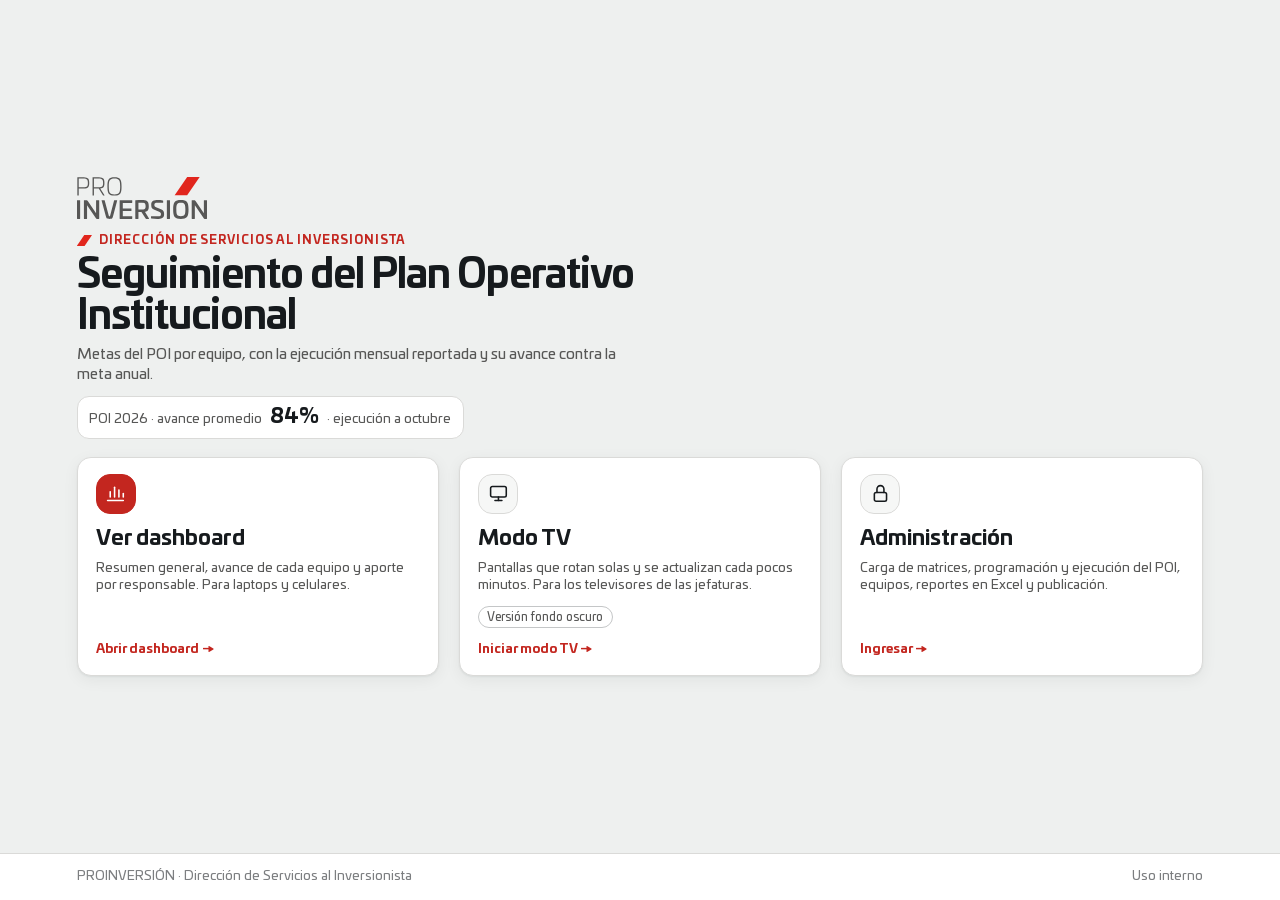
<file: index.html>
<!doctype html>
<html lang="es">
<head>
<meta charset="utf-8">
<meta name="viewport" content="width=device-width, initial-scale=1">
<meta name="robots" content="noindex, nofollow">
<title>Seguimiento POI · DSI</title>
<link rel="stylesheet" href="css/dsi.css">
<script>
  // Compatibilidad: enlaces antiguos "index.html?modo=tv" van directo al monitor.
  (function () {
    var q = new URLSearchParams(location.search);
    if (q.get('modo')) location.replace('monitor.html' + location.search + location.hash);
    var t = q.get('tema') || (matchMedia('(prefers-color-scheme: dark)').matches ? 'oscuro' : 'claro');
    document.documentElement.setAttribute('data-tema', t);
  })();
</script>
<style>
  body.portada { min-height: 100vh; display: flex; flex-direction: column; overflow-x: hidden; }
  .portada .escena { position: relative; flex: 1; display: grid; align-content: safe center; gap: clamp(20px, min(3vw, 4vh), 56px); padding: clamp(24px, min(4vw, 6vh), 80px) clamp(16px, 6vw, 120px); }
  .portada .intro { position: relative; z-index: 1; max-width: 62ch; animation: aparecer .7s cubic-bezier(.2,.8,.2,1) both; }
  .portada .logo-grande { height: clamp(44px, min(4.6vw, 8vh), 96px); display: block; margin-bottom: clamp(18px, min(2vw, 3vh), 40px); }
  .portada .logo-grande.osc { display: none; }
  :root[data-tema="oscuro"] .portada .logo-grande.cla { display: none; }
  :root[data-tema="oscuro"] .portada .logo-grande.osc { display: block; }
  /* Accent con la geometría exacta del logotipo (vector oficial): paralelogramo de 55,75°, medidas del trazo del .ai. */
  .portada .acento { display: inline-block; height: .95em; aspect-ratio: 132.66 / 97.04; background: var(--rojo); clip-path: polygon(50.05% 0, 100% 0, 49.95% 100%, 0 100%); vertical-align: -.12em; margin-right: .55em; }
  .portada .eyebrow { color: var(--rojo-texto); font-weight: 700; letter-spacing: .08em; text-transform: uppercase; font-size: clamp(12px, .9vw, 18px); }
  :root[data-tema="oscuro"] .portada .eyebrow { color: #FF6B63; }
  .portada h1 { margin: .2em 0 .25em; font-size: clamp(32px, min(4.2vw, 6.5vh), 88px); line-height: 1.02; letter-spacing: -.025em; }
  .portada .lead { color: var(--tinta-2); font-size: clamp(15px, 1.25vw, 26px); margin: 0; }
  .portada .dato { display: inline-flex; gap: .6em; align-items: baseline; margin-top: clamp(14px, 1.6vw, 30px); padding: .5em .9em; border-radius: 12px; background: var(--superficie); border: 1px solid var(--linea); font-size: clamp(13px, 1vw, 20px); color: var(--tinta-2); }
  .portada .dato b { font-size: 1.6em; color: var(--tinta); }
  .portada .opciones { position: relative; z-index: 1; display: grid; grid-template-columns: repeat(auto-fit, minmax(min(100%, 280px), 1fr)); gap: clamp(14px, 1.6vw, 32px); max-width: 1400px; }
  .portada .opcion { animation: aparecer .6s cubic-bezier(.2,.8,.2,1) both; animation-delay: var(--d, 0ms); }
  .portada .opcion { position: relative; display: flex; flex-direction: column; gap: .5em; text-decoration: none; color: inherit; padding: clamp(18px, min(1.8vw, 3vh), 36px); overflow: hidden; transition: transform .25s, box-shadow .25s, border-color .25s; }
  .portada .opcion:hover, .portada .opcion:focus-visible { transform: translateY(-4px); border-color: var(--linea-2); box-shadow: 0 10px 30px rgba(22,26,29,.12); outline: none; }
  .portada .opcion::after { content: ""; position: absolute; top: -20%; bottom: -20%; left: 0; width: 25%; background: linear-gradient(90deg, transparent, rgba(255,255,255,.5), transparent); transform: translateX(-140%) skewX(-34.25deg); transition: transform .8s; pointer-events: none; }
  :root[data-tema="oscuro"] .portada .opcion::after { background: linear-gradient(90deg, transparent, rgba(255,255,255,.08), transparent); }
  .portada .opcion:hover::after { transform: translateX(480%) skewX(-34.25deg); }
  .portada .icono { width: clamp(44px, 3.4vw, 68px); height: clamp(44px, 3.4vw, 68px); border-radius: 14px; display: grid; place-items: center; background: var(--superficie-2); border: 1px solid var(--linea); margin-bottom: .4em; }
  .portada .icono svg { width: 55%; height: 55%; stroke: var(--tinta); fill: none; stroke-width: 1.8; stroke-linecap: round; stroke-linejoin: round; }
  .portada .opcion.prim .icono { background: var(--rojo-texto); border-color: var(--rojo-texto); }
  .portada .opcion.prim .icono svg { stroke: #fff; }
  .portada .opcion h2 { margin: 0; font-size: clamp(20px, 1.7vw, 36px); }
  .portada .opcion p { margin: 0; color: var(--tinta-2); font-size: clamp(13px, 1vw, 20px); }
  .portada .opcion .ir { margin-top: auto; padding-top: .8em; font-weight: 700; color: var(--rojo-texto); font-size: clamp(13px, 1vw, 20px); }
  :root[data-tema="oscuro"] .portada .opcion .ir { color: #FF6B63; }
  .portada .ir.estirado { text-decoration: none; }
  .portada .ir.estirado::before { content: ""; position: absolute; inset: 0; z-index: 1; }
  .portada .opcion:has(.estirado:hover), .portada .opcion:has(.estirado:focus-visible) { transform: translateY(-4px); border-color: var(--linea-2); box-shadow: 0 10px 30px rgba(22,26,29,.12); }
  .portada .extra { display: flex; gap: .5em; flex-wrap: wrap; margin-top: .3em; }
  .portada .extra a { font-size: clamp(12px, .85vw, 17px); color: var(--tinta-2); border: 1px solid var(--linea-2); border-radius: 999px; padding: .15em .7em; text-decoration: none; position: relative; z-index: 2; }
  .portada .extra a:hover { color: var(--tinta); border-color: var(--tinta-3); }
  .portada footer { padding: 14px clamp(16px, 6vw, 120px); color: var(--tinta-3); font-size: 13px; border-top: 1px solid var(--linea); background: var(--superficie); display: flex; justify-content: space-between; gap: 1em; flex-wrap: wrap; }
  /* Pantallas bajas (laptops, navegador con barras): todo entra sin desplazarse */
  @media (max-height: 960px) and (min-width: 701px) {
    .portada .escena { padding-block: 22px; gap: 18px; }
    .portada .logo-grande { height: 42px; margin-bottom: 12px; }
    .portada h1 { font-size: clamp(28px, 3.1vw, 54px); margin: .15em 0 .2em; }
    .portada .lead { font-size: 15px; }
    .portada .dato { margin-top: 10px; }
    .portada .opcion { padding: 16px 18px; }
    .portada .icono { width: 40px; height: 40px; margin-bottom: .2em; }
    .portada .opcion .ir { padding-top: .5em; }
  }
</style>
</head>
<body class="portada">
<section class="escena">
  <div class="intro">
    <img class="logo-grande cla" src="img/logo-proinversion.svg" alt="PROINVERSIÓN">
    <img class="logo-grande osc" src="img/logo-proinversion-blanco.svg" alt="PROINVERSIÓN">
    <span class="eyebrow"><span class="acento" aria-hidden="true"></span>Dirección de Servicios al Inversionista</span>
    <h1>Seguimiento del Plan Operativo Institucional</h1>
    <p class="lead">Metas del POI por equipo, con la ejecución mensual reportada y su avance contra la meta anual.</p>
    <span class="dato" id="dato" hidden></span>
  </div>

  <nav class="opciones" aria-label="Accesos">
    <a class="tarjeta opcion prim" href="monitor.html" style="--d:100ms">
      <span class="icono"><svg viewBox="0 0 24 24" aria-hidden="true"><path d="M3 20h18"/><path d="M6 16V10"/><path d="M11 16V5"/><path d="M16 16v-8"/><path d="M21 16v-4"/></svg></span>
      <h2>Ver dashboard</h2>
      <p>Resumen general, avance de cada equipo y aporte por responsable. Para laptops y celulares.</p>
      <span class="ir">Abrir dashboard →</span>
    </a>
    <div class="tarjeta opcion" style="--d:180ms">
      <span class="icono"><svg viewBox="0 0 24 24" aria-hidden="true"><rect x="3" y="4" width="18" height="12" rx="2"/><path d="M8 20h8"/><path d="M12 16v4"/></svg></span>
      <h2>Modo TV</h2>
      <p>Pantallas que rotan solas y se actualizan cada pocos minutos. Para los televisores de las jefaturas.</p>
      <span class="extra"><a href="monitor.html?modo=tv&amp;tema=oscuro">Versión fondo oscuro</a></span>
      <a class="ir estirado" href="monitor.html?modo=tv">Iniciar modo TV →</a>
    </div>
    <a class="tarjeta opcion" href="admin.html" style="--d:260ms">
      <span class="icono"><svg viewBox="0 0 24 24" aria-hidden="true"><rect x="5" y="11" width="14" height="10" rx="2"/><path d="M8 11V7a4 4 0 0 1 8 0v4"/></svg></span>
      <h2>Administración</h2>
      <p>Carga de matrices, programación y ejecución del POI, equipos, reportes en Excel y publicación.</p>
      <span class="ir">Ingresar →</span>
    </a>
  </nav>
</section>
<footer>
  <span>PROINVERSIÓN · Dirección de Servicios al Inversionista</span>
  <span>Uso interno</span>
</footer>
<script src="js/nucleo.js"></script>
<script>
  (async function () {
    try {
      const D = window.DSI;
      const cfg = await D.cargarConfig();
      const datos = await D.cargarAnio(cfg.anioMonitor || cfg.anios[cfg.anios.length - 1]);
      const g = D.resumenGeneral(datos);
      const el = document.getElementById('dato');
      el.innerHTML = 'POI ' + datos.anio + ' · avance promedio <b class="num">' + D.fmtPct(g.avance) + '</b> · ejecución a ' + D.MESES[(datos.corte || 12) - 1].toLowerCase();
      el.hidden = false;
    } catch (e) { /* la portada funciona sin datos */ }
  })();
</script>
</body>
</html>
</file>
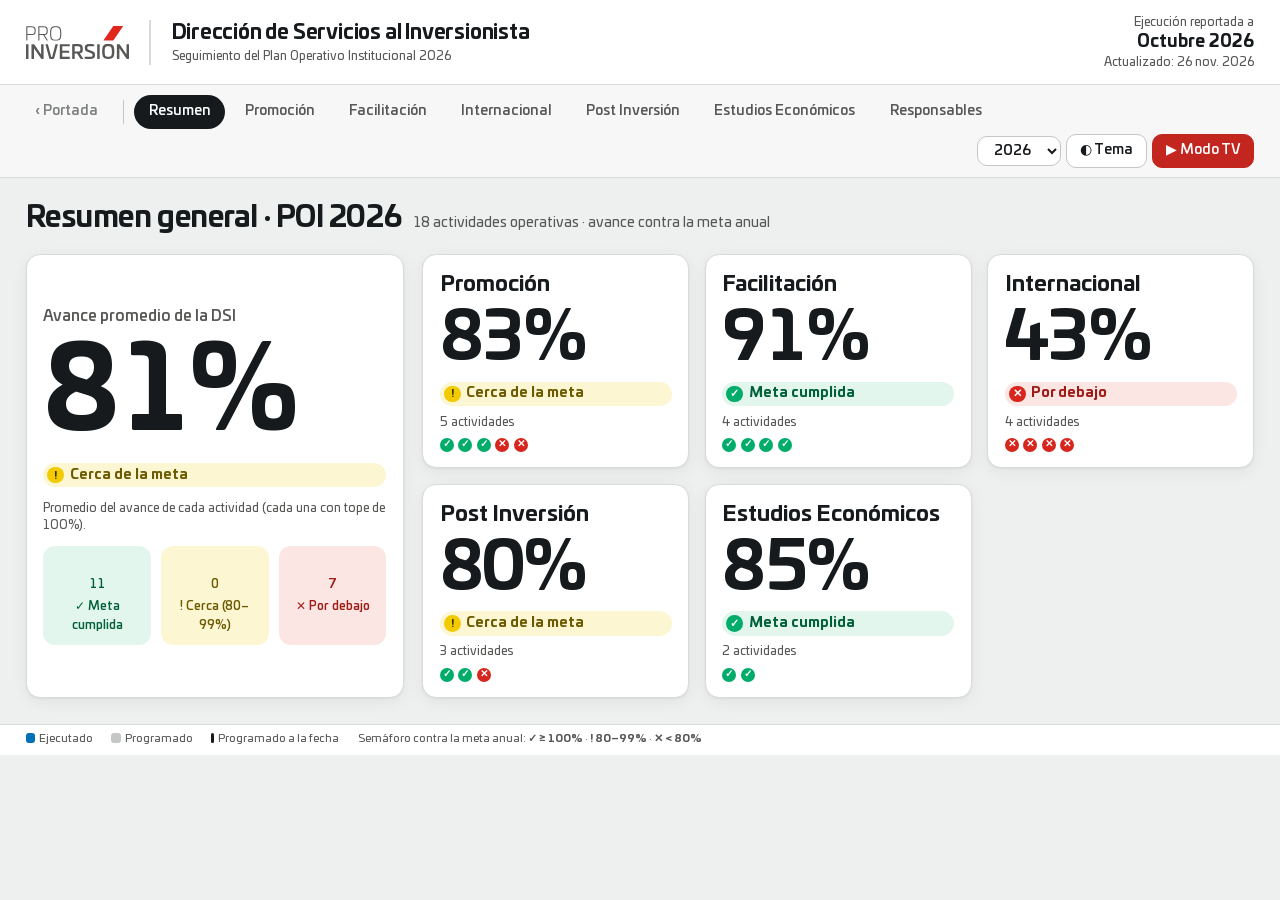
<file: monitor.html>
<!doctype html>
<html lang="es">
<head>
<meta charset="utf-8">
<meta name="viewport" content="width=device-width, initial-scale=1">
<meta name="robots" content="noindex, nofollow">
<title>Seguimiento POI · DSI</title>
<link rel="stylesheet" href="css/dsi.css">
<script>
  // tema: ?tema=oscuro|claro, si no, el del sistema
  (function () {
    var q = new URLSearchParams(location.search).get('tema');
    var t = q || (matchMedia('(prefers-color-scheme: dark)').matches ? 'oscuro' : 'claro');
    document.documentElement.setAttribute('data-tema', t);
  })();
</script>
</head>
<body>
<header class="cab">
  <a class="logo-link" href="./" title="Ir a la portada"><img class="logo logo-claro" src="img/logo-proinversion.svg" alt="PROINVERSIÓN · ir a la portada">
  <img class="logo logo-oscuro" src="img/logo-proinversion-blanco.svg" alt="PROINVERSIÓN · ir a la portada"></a>
  <div class="titulo">
    <h1>Dirección de Servicios al Inversionista</h1>
    <p id="subtitulo">Seguimiento del Plan Operativo Institucional</p>
  </div>
  <div class="corte" id="corte"></div>
</header>

<nav class="nav" id="nav" aria-label="Pantallas">
  <a class="tab volver" href="./">‹ Portada</a><span class="sep" aria-hidden="true"></span>
  <div id="tabs" style="display:contents"></div>
  <div class="der">
    <select id="selAnio" class="btn" aria-label="Año del POI"></select>
    <button class="btn" id="btnTema" title="Cambiar tema claro / oscuro">◐ Tema</button>
    <button class="btn prim" id="btnTV" title="Pantalla completa con rotación automática">▶ Modo TV</button>
  </div>
</nav>

<main id="main"><div class="vacio">Cargando datos…</div></main>

<footer class="pie" id="pie">
  <span class="leyenda">
    <span><span class="sw e"></span>Ejecutado</span>
    <span><span class="sw p"></span>Programado</span>
    <span><span class="sw m"></span>Programado a la fecha</span>
  </span>
  <span>Semáforo contra la meta anual: <b>✓ ≥ 100%</b> · <b>! 80–99%</b> · <b>✕ &lt; 80%</b></span>
  <span class="pags" id="pags"></span>
</footer>
<div class="progreso-rot" id="progresoRot"></div>

<dialog class="detalle" id="detalle"><div class="cuerpo" id="detalleCuerpo"></div></dialog>

<script src="js/nucleo.js"></script>
<script src="js/monitor.js"></script>
</body>
</html>
</file>
<file: css/dsi.css>
/* ============================================================
   Dashboard POI · DSI PROINVERSIÓN — estilos
   Marca: Manual de Identidad PROINVERSIÓN (Univia Pro, rojo #E1261D / #C3261F,
   gris #575756 / #9FA1A2, accent a 55,75°).
   Tamaños en función del ancho de pantalla para lectura a distancia (TV).
   ============================================================ */
@font-face { font-family: "Univia Pro"; src: url("../fonts/UniviaPro-Book.ttf") format("truetype"); font-weight: 300; font-display: swap; }
@font-face { font-family: "Univia Pro"; src: url("../fonts/UniviaPro-Regular.ttf") format("truetype"); font-weight: 400; font-display: swap; }
@font-face { font-family: "Univia Pro"; src: url("../fonts/UniviaPro-Medium.ttf") format("truetype"); font-weight: 500; font-display: swap; }
@font-face { font-family: "Univia Pro"; src: url("../fonts/UniviaPro-Bold.ttf") format("truetype"); font-weight: 700; font-display: swap; }

:root {
  --rojo: #E1261D;            /* accent del logotipo */
  --rojo-texto: #C3261F;      /* Pantone 485: textos y botones */
  --fondo: #EEF0EF;
  --superficie: #FFFFFF;
  --superficie-2: #F6F7F6;
  --tinta: #161A1D;
  --tinta-2: #575756;
  --tinta-3: #7C7E80;
  --linea: #DADAD8;
  --linea-2: #C4C6C7;
  /* series de los gráficos mensuales */
  --serie-ejec: #0070B7;      /* azul complementario de la marca */
  --serie-prog: #C4C6C7;
  /* estado (semáforo) — reservados, siempre con icono + texto */
  --ok: #00AC69;      --ok-fondo: #E3F6EE;   --ok-tinta: #00603A;
  --alerta: #F1CB00;  --alerta-fondo: #FDF6D3; --alerta-tinta: #6B5A00;
  --mal: #D7261E;     --mal-fondo: #FBE6E4;  --mal-tinta: #9E1C16;
  --nd: #9FA1A2;      --nd-fondo: #EEEFEF;   --nd-tinta: #575756;
  --sombra: 0 1px 2px rgba(22,26,29,.06), 0 4px 16px rgba(22,26,29,.06);
  --radio: 14px;
  --fuente: "Univia Pro", Poppins, "Helvetica Neue", "Segoe UI", Arial, sans-serif;
  color-scheme: light;
}
:root[data-tema="oscuro"] {
  --fondo: #0F1214;
  --superficie: #181C1F;
  --superficie-2: #1F2427;
  --tinta: #F3F4F4;
  --tinta-2: #C9CBCC;
  --tinta-3: #9A9D9F;
  --linea: #2C3236;
  --linea-2: #3A4146;
  --serie-ejec: #4FA3E0;
  --serie-prog: #4A5257;
  --ok: #2CC58A;     --ok-fondo: #12342A;   --ok-tinta: #8BE6C2;
  --alerta: #F1CB00; --alerta-fondo: #3A3310; --alerta-tinta: #F6DE62;
  --mal: #F0524A;    --mal-fondo: #3E1A18;  --mal-tinta: #FFB3AE;
  --nd: #6D7275;     --nd-fondo: #24292C;   --nd-tinta: #C9CBCC;
  --sombra: 0 1px 2px rgba(0,0,0,.3), 0 4px 16px rgba(0,0,0,.25);
  color-scheme: dark;
}

* { box-sizing: border-box; }
html, body { margin: 0; height: 100%; }
body {
  background: var(--fondo); color: var(--tinta); font-family: var(--fuente);
  font-size: clamp(14px, 1.05vw, 22px); line-height: 1.35;
  -webkit-font-smoothing: antialiased;
}
button, input, select, textarea { font: inherit; color: inherit; }
.num { font-variant-numeric: tabular-nums; }
.oculto { display: none !important; }

/* ---------------- cabecera ---------------- */
.cab {
  position: relative; display: flex; align-items: center; gap: 1.6vw;
  padding: 1.1vw 2vw; background: var(--superficie); border-bottom: 1px solid var(--linea);
  overflow: hidden;
}
.cab .logo { height: clamp(28px, 2.6vw, 56px); width: auto; display: block; }
.cab .logo-oscuro { display: none; }
:root[data-tema="oscuro"] .cab .logo-claro { display: none; }
:root[data-tema="oscuro"] .cab .logo-oscuro { display: block; }
.cab .titulo { border-left: 2px solid var(--linea); padding-left: 1.6vw; }
.cab .titulo h1 { margin: 0; font-size: clamp(18px, 1.6vw, 36px); font-weight: 700; letter-spacing: -.01em; }
.cab .titulo p { margin: .1em 0 0; color: var(--tinta-2); font-size: clamp(12px, .95vw, 20px); }
.cab .corte {
  margin-left: auto; text-align: right; color: var(--tinta-2);
  font-size: clamp(12px, .95vw, 20px);
}
.cab .corte b { display: block; color: var(--tinta); font-size: clamp(16px, 1.35vw, 30px); }

/* ---------------- navegación (modo laptop) ---------------- */
.nav {
  display: flex; gap: .4em; align-items: center; flex-wrap: wrap;
  padding: .7em 2vw; background: var(--superficie-2); border-bottom: 1px solid var(--linea);
}
.nav .tab {
  border: 1px solid transparent; background: none; padding: .45em .95em; border-radius: 999px;
  cursor: pointer; color: var(--tinta-2); font-weight: 500;
}
.nav .tab:hover { background: var(--superficie); border-color: var(--linea); }
.nav .tab[aria-selected="true"] { background: var(--tinta); color: var(--superficie); }
.nav .der { margin-left: auto; display: flex; gap: .4em; align-items: center; }
.btn {
  border: 1px solid var(--linea-2); background: var(--superficie); padding: .45em .9em; border-radius: 10px;
  cursor: pointer; font-weight: 500; display: inline-flex; gap: .4em; align-items: center;
}
.btn:hover { border-color: var(--tinta-3); }
.btn.prim { background: var(--rojo-texto); border-color: var(--rojo-texto); color: #fff; }
.btn.prim:hover { background: #A61F19; }
.btn.chico { padding: .25em .6em; font-size: .85em; }
.btn:disabled { opacity: .5; cursor: default; }

/* ---------------- contenido ---------------- */
main { padding: 1.6vw 2vw 2vw; }
.pantalla-titulo { display: flex; align-items: baseline; gap: 1vw; margin: 0 0 1.2vw; flex-wrap: wrap; }
.pantalla-titulo h2 { margin: 0; font-size: clamp(22px, 2.3vw, 52px); font-weight: 700; letter-spacing: -.015em; }
.pantalla-titulo .sub { color: var(--tinta-2); font-size: clamp(14px, 1.1vw, 24px); }

/* tarjeta genérica */
.tarjeta {
  background: var(--superficie); border: 1px solid var(--linea); border-radius: var(--radio);
  box-shadow: var(--sombra); padding: 1.2vw 1.3vw; position: relative; min-width: 0;
}

/* ---------- resumen general ---------- */
.resumen { display: grid; grid-template-columns: minmax(0, 1fr) minmax(0, 2.2fr); gap: 1.4vw; }
.hero { display: flex; flex-direction: column; justify-content: center; gap: 1vw; }
.hero .etq { color: var(--tinta-2); font-size: clamp(14px, 1.2vw, 26px); font-weight: 500; }
.hero .grande { font-size: clamp(64px, 9vw, 200px); font-weight: 700; line-height: .95; letter-spacing: -.03em; }
.hero .nota { color: var(--tinta-2); font-size: clamp(12px, .95vw, 20px); }
.conteo-estados { display: grid; grid-template-columns: repeat(3, 1fr); gap: .8vw; }
.conteo-estados > div { border-radius: 12px; padding: .8vw; text-align: center; }
.conteo-estados b { display: block; font-size: clamp(28px, 3.2vw, 72px); line-height: 1; }
.conteo-estados span { font-size: clamp(12px, .9vw, 20px); font-weight: 500; }
.equipos-grid { display: grid; grid-template-columns: repeat(auto-fit, minmax(min(100%, 18vw), 1fr)); gap: 1.2vw; }
.eq-tile { cursor: pointer; display: flex; flex-direction: column; gap: .6vw; }
.eq-tile h3 { margin: 0; font-size: clamp(18px, 1.7vw, 38px); font-weight: 700; }
.eq-tile .pct { font-size: clamp(44px, 5.2vw, 120px); font-weight: 700; line-height: 1; letter-spacing: -.02em; }
.eq-tile .det { color: var(--tinta-2); font-size: clamp(12px, .95vw, 20px); }
.puntos { display: flex; gap: .35vw; flex-wrap: wrap; }
.punto { width: clamp(12px, 1.1vw, 24px); height: clamp(12px, 1.1vw, 24px); border-radius: 50%; display: inline-grid; place-items: center; font-size: .7em; font-weight: 700; color: #fff; }
.punto.verde { background: var(--ok); } .punto.ambar { background: var(--alerta); color: #3b3200; } .punto.rojo { background: var(--mal); } .punto.nd { background: var(--nd); }

/* ---------- estado (badge) ---------- */
.estado { display: inline-flex; align-items: center; gap: .4em; border-radius: 999px; padding: .2em .7em .2em .3em; font-weight: 700; white-space: nowrap; }
.estado i { font-style: normal; width: 1.5em; height: 1.5em; border-radius: 50%; display: inline-grid; place-items: center; font-size: .8em; color: #fff; }
.estado.verde { background: var(--ok-fondo); color: var(--ok-tinta); } .estado.verde i { background: var(--ok); }
.estado.ambar { background: var(--alerta-fondo); color: var(--alerta-tinta); } .estado.ambar i { background: var(--alerta); color: #3b3200; }
.estado.rojo { background: var(--mal-fondo); color: var(--mal-tinta); } .estado.rojo i { background: var(--mal); }
.estado.nd { background: var(--nd-fondo); color: var(--nd-tinta); } .estado.nd i { background: var(--nd); }

/* ---------- tarjetas de indicador ---------- */
.indicadores { display: grid; grid-template-columns: repeat(auto-fill, minmax(min(100%, 26vw), 1fr)); gap: 1.2vw; }
.ind { display: flex; flex-direction: column; gap: .7vw; cursor: pointer; }
.ind:hover { border-color: var(--linea-2); }
.ind .arriba { display: flex; justify-content: space-between; align-items: center; gap: .6em; color: var(--tinta-3); font-size: clamp(11px, .85vw, 18px); font-weight: 500; }
.ind .codigo { letter-spacing: .02em; }
.ind h3 { margin: 0; font-size: clamp(16px, 1.45vw, 32px); font-weight: 700; line-height: 1.15; min-height: 2.3em; }
.ind .cifras { display: flex; align-items: flex-end; justify-content: space-between; gap: 1vw; flex-wrap: wrap; }
.ind .ejecutado { font-size: clamp(44px, 4.6vw, 104px); font-weight: 700; line-height: .9; letter-spacing: -.03em; }
.ind .ejecutado small { font-size: .38em; font-weight: 500; color: var(--tinta-2); letter-spacing: 0; margin-left: .2em; }
.ind .pct { text-align: right; }
.ind .pct b { display: block; font-size: clamp(26px, 2.6vw, 58px); line-height: 1; }
.ind .chips { display: flex; gap: .35em; flex-wrap: wrap; }
.chip { font-size: clamp(10px, .75vw, 16px); border: 1px solid var(--linea-2); color: var(--tinta-2); border-radius: 999px; padding: .1em .6em; white-space: nowrap; }
.chip.aviso { border-color: var(--alerta); color: var(--alerta-tinta); background: var(--alerta-fondo); }

/* barra de avance contra la meta anual, con marca del programado a la fecha */
.barra { position: relative; height: clamp(12px, 1.1vw, 24px); background: var(--superficie-2); border: 1px solid var(--linea); border-radius: 999px; }
.barra .relleno { position: absolute; inset: 0 auto 0 0; border-radius: 999px; width: var(--w, 0); overflow: hidden; animation: crecer-ancho 1.3s cubic-bezier(.2,.8,.2,1) both; animation-delay: calc(var(--d, 0ms) + 150ms); }
.barra .relleno.verde { background: var(--ok); } .barra .relleno.ambar { background: var(--alerta); } .barra .relleno.rojo { background: var(--mal); } .barra .relleno.nd { background: var(--nd); }
.barra .marca { position: absolute; top: -30%; bottom: -30%; width: 3px; background: var(--tinta); border-radius: 2px; }
.barra-pie { display: flex; justify-content: space-between; color: var(--tinta-2); font-size: clamp(11px, .85vw, 18px); }

/* mini gráfico mensual */

.leyenda { display: flex; gap: 1.4vw; align-items: center; color: var(--tinta-2); font-size: clamp(11px, .85vw, 18px); flex-wrap: wrap; }
.leyenda .sw { display: inline-block; width: .9em; height: .9em; border-radius: 3px; margin-right: .35em; vertical-align: -.1em; }
.leyenda .sw.e { background: var(--serie-ejec); } .leyenda .sw.p { background: var(--serie-prog); }
.leyenda .sw.m { width: 3px; background: var(--tinta); border-radius: 2px; }

/* ---------- responsables ---------- */
.resp-grid { display: grid; grid-template-columns: repeat(auto-fit, minmax(min(100%, 30vw), 1fr)); gap: 1.2vw; }
.resp-bloque h3 { margin: 0 0 .2em; font-size: clamp(16px, 1.4vw, 30px); }
.resp-bloque .sub { color: var(--tinta-2); font-size: clamp(11px, .85vw, 18px); margin-bottom: .8vw; }
.resp-fila { display: grid; grid-template-columns: minmax(8em, 1.2fr) 2fr auto; gap: .8vw; align-items: center; padding: .35vw 0; }
.resp-fila .n { font-weight: 500; overflow: hidden; text-overflow: ellipsis; white-space: nowrap; }
.resp-fila .n small { color: var(--tinta-3); font-weight: 400; }
.resp-fila .v { font-weight: 700; font-size: 1.2em; text-align: right; min-width: 3ch; }
.hbar { height: clamp(10px, .9vw, 20px); background: var(--superficie-2); border-radius: 999px; position: relative; }
.hbar > span { position: absolute; inset: 0 auto 0 0; background: var(--serie-ejec); border-radius: 999px; width: var(--w, 0); animation: crecer-ancho 1.1s cubic-bezier(.2,.8,.2,1) both; animation-delay: calc(var(--d, 0ms) + 150ms); }
.filtro-resp { display: flex; gap: .6em; align-items: center; margin-bottom: 1vw; flex-wrap: wrap; }
.filtro-resp select { padding: .4em .7em; border-radius: 10px; border: 1px solid var(--linea-2); background: var(--superficie); }

/* ---------- pie (TV) ---------- */
.pie {
  position: fixed; left: 0; right: 0; bottom: 0; display: flex; align-items: center; gap: 1.5vw;
  padding: .6vw 2vw; background: var(--superficie); border-top: 1px solid var(--linea);
  font-size: clamp(11px, .85vw, 18px); color: var(--tinta-2);
}
.pie .pags { margin-left: auto; display: flex; gap: .4vw; }
.pie .pags span { width: .7vw; height: .7vw; min-width: 8px; min-height: 8px; border-radius: 50%; background: var(--linea-2); }
.pie .pags span.act { background: var(--rojo); }
.progreso-rot { position: fixed; left: 0; bottom: 0; height: 3px; background: var(--rojo); width: 0; z-index: 5; }
/* TV: todo cabe en una pantalla, sin desplazamiento */
body.tv { cursor: none; height: 100vh; overflow: hidden; display: flex; flex-direction: column; }
body.tv .nav { display: none; }
body.tv main { flex: 1; min-height: 0; display: flex; flex-direction: column; padding-bottom: calc(1.2vw + 2.8vw); }
body.tv .indicadores { flex: 1; min-height: 0; grid-template-columns: repeat(3, minmax(0, 1fr)); grid-auto-rows: minmax(0, 1fr); }
body.tv .ind { min-height: 0; overflow: hidden; gap: .55vw; padding: 1vw 1.2vw; }
body.tv .ind h3 { min-height: 0; }
body.tv .ind > * { flex-shrink: 0; }
body.tv .ind > .mensual { flex-shrink: 1; }
body.tv .chip.unidad { display: none; }
body.tv .ind .chips:not(:has(.chip:not(.unidad))) { display: none; }
body.tv .ind .mensual { flex: 1 1 0; min-height: 2.8vw; height: auto; }
body.tv .resumen { flex: 1; min-height: 0; }
body.tv .equipos-grid { grid-auto-rows: minmax(0, 1fr); }
body.tv .resp-grid { flex: 1; min-height: 0; grid-template-columns: repeat(auto-fit, minmax(28vw, 1fr)); align-content: start; overflow: hidden; }
body:not(.tv) .pie { position: static; }

/* ---------- detalle (modal) ---------- */
dialog.detalle { border: none; border-radius: var(--radio); padding: 0; width: min(1100px, 94vw); max-height: 92vh; background: var(--superficie); color: var(--tinta); box-shadow: 0 20px 60px rgba(0,0,0,.35); }
dialog.detalle::backdrop { background: rgba(10,12,14,.55); }
.detalle .cuerpo { padding: 1.6em 1.8em; overflow: auto; max-height: 92vh; }
.detalle h2 { margin: .2em 0 .3em; font-size: 1.6em; line-height: 1.15; }
.detalle .def { color: var(--tinta-2); margin: 0 0 1em; }
.detalle .cerrar { position: absolute; right: .8em; top: .8em; }
table.tabla { border-collapse: collapse; width: 100%; font-size: .92em; }
table.tabla th, table.tabla td { border-bottom: 1px solid var(--linea); padding: .45em .5em; text-align: right; white-space: nowrap; }
table.tabla th:first-child, table.tabla td:first-child { text-align: left; }
table.tabla thead th { color: var(--tinta-2); font-weight: 500; background: var(--superficie-2); position: sticky; top: 0; }
table.tabla tr.total td { font-weight: 700; }
.tabla-scroll { overflow-x: auto; }
.vacio { color: var(--tinta-2); padding: 2em; text-align: center; }

@media (max-width: 900px) {
  .resumen { grid-template-columns: 1fr; }
  .cab { flex-wrap: wrap; padding: 12px 16px; }
  .cab .titulo { border-left: none; padding-left: 0; }
  main { padding: 16px; }
  .nav { padding: 8px 16px; }
  .equipos-grid, .indicadores, .resp-grid { grid-template-columns: 1fr; }
}

/* ---------- gráfico mensual (HTML: el texto no se deforma) ---------- */
.mensual { display: grid; grid-template-columns: repeat(12, minmax(0, 1fr)); gap: 0 .25vw; height: clamp(64px, 5.6vw, 120px); min-height: 0; }
.mensual .mes { display: flex; flex-direction: column; min-width: 0; min-height: 0; border-radius: 4px; }
.mensual .mes:hover { background: var(--superficie-2); }
.mensual .col { flex: 1 1 auto; min-height: 0; display: flex; align-items: flex-end; justify-content: center; gap: 12%; border-bottom: 1px solid var(--linea-2); padding: 0 8%; }
.mensual .col span { width: 40%; max-width: 14px; border-radius: 3px 3px 0 0; transform-origin: bottom; animation: subir .8s cubic-bezier(.2,.8,.2,1) both; animation-delay: calc(var(--d, 0ms) + 200ms + var(--i) * 45ms); }
.mensual .col .p { background: var(--serie-prog); }
.mensual .col .e { background: var(--serie-ejec); }
.mensual .m { flex: 0 0 auto; text-align: center; font-size: clamp(9px, .68vw, 15px); line-height: 1.5; color: var(--tinta-3); white-space: nowrap; overflow: hidden; letter-spacing: .01em; }
.mensual .futuro .m { opacity: .45; }
.mensual .futuro .col { border-bottom-style: dashed; }
.mensual.grande { height: 150px; }
.mensual.grande .m { font-size: 12px; }

/* ---------- movimiento ---------- */
@keyframes crecer-ancho { from { width: 0; } }
@keyframes subir { from { transform: scaleY(0); } }
@keyframes aparecer { from { opacity: 0; transform: translateY(14px) scale(.985); } }
@keyframes latido { 0%, 100% { box-shadow: 0 0 0 0 rgba(0,172,105,0); } 50% { box-shadow: 0 0 0 .45em rgba(0,172,105,.18); } }

main .tarjeta { animation: aparecer .6s cubic-bezier(.2,.8,.2,1) both; animation-delay: var(--d, 0ms); }
.pantalla-titulo { animation: aparecer .5s cubic-bezier(.2,.8,.2,1) both; }

/* Solo en TV: una sombra suave aparece detrás de cada ficha y se desvanece, en ola de una ficha a la siguiente.
   No toca el contenido ni los números. */
@keyframes sombra {
  0%, 30%, 100% { box-shadow: var(--sombra); }
  12% { box-shadow: var(--sombra-alta); }
}
:root { --sombra-alta: 0 12px 36px rgba(22,26,29,.16), 0 3px 8px rgba(22,26,29,.08); }
:root[data-tema="oscuro"] { --sombra-alta: 0 12px 40px rgba(0,0,0,.6), 0 0 0 1px rgba(255,255,255,.06); }
body.tv main .tarjeta {
  animation: aparecer .6s cubic-bezier(.2,.8,.2,1) both, sombra 9s ease-in-out infinite;
  animation-delay: var(--d, 0ms), calc(1.4s + var(--d, 0ms) * 5);
}
body.tv .estado.verde i { animation: latido 2.6s ease-in-out infinite; }

@media (prefers-reduced-motion: reduce) {
  *, *::before, *::after { animation: none !important; transition: none !important; }
}
.ind .arriba .der { display: flex; gap: .4em; align-items: center; flex-wrap: wrap; justify-content: flex-end; }

/* enlace a la portada: el logo, y un "‹ Portada" con el mismo estilo de las pestañas */
.cab .logo-link { display: block; border-radius: 6px; }
.cab .logo-link:focus-visible { outline: 2px solid var(--serie-ejec); outline-offset: 4px; }
.nav a.tab { text-decoration: none; display: inline-flex; align-items: center; }
.nav .tab.volver { color: var(--tinta-3); padding-left: .6em; }
.nav .tab.volver:hover { color: var(--tinta); }
.nav .sep { width: 1px; align-self: stretch; margin: .35em .35em; background: var(--linea-2); }

/* ============================================================
   TV: tamaños relativos al lado más limitante de la pantalla (ancho o alto),
   multiplicados por --k, que monitor.js reduce hasta que todas las fichas caben
   completas (navegadores de TV con barra, escalado de Windows, 720p, etc.).
   ============================================================ */
body.tv { --u: min(1vw, 1.7778vh); }
body.tv main { font-size: calc(var(--u) * var(--k, 1)); padding: 1.3em 2em calc(1.2em + 2.8vw); }
body.tv .pantalla-titulo { margin-bottom: 1em; gap: .8em; }
body.tv .pantalla-titulo h2 { font-size: 2.2em; }
body.tv .pantalla-titulo .sub { font-size: 1.05em; }
body.tv .pantalla-titulo .estado { font-size: 1em; }
body.tv .indicadores, body.tv .equipos-grid, body.tv .resumen, body.tv .resp-grid { gap: 1.1em; }
body.tv .ind { padding: .9em 1.15em; gap: .55em; }
body.tv .ind .arriba { font-size: .8em; }
body.tv .ind h3 { font-size: 1.4em; }
body.tv .ind .ejecutado { font-size: 4.2em; }
body.tv .ind .pct b { font-size: 2.4em; }
body.tv .barra-pie { font-size: .8em; }
body.tv .barra { height: 1em; }
body.tv .chip { font-size: .72em; }
body.tv .ind .mensual { flex: 1 1 auto; min-height: 4.6em; height: auto; gap: 0 .25em; }
body.tv .mensual .m { font-size: max(.72em, 10px); }
body.tv .tarjeta { padding: 1.1em 1.25em; }
body.tv .hero .etq { font-size: 1.2em; }
body.tv .hero .grande { font-size: 8.5em; }
body.tv .hero .nota { font-size: .9em; }
body.tv .hero, body.tv .eq-tile { gap: .7em; }
body.tv .conteo-estados { gap: .7em; }
body.tv .conteo-estados > div { padding: .7em; }
body.tv .conteo-estados b { font-size: 3em; }
body.tv .conteo-estados span { font-size: .85em; }
body.tv .eq-tile h3 { font-size: 1.6em; }
body.tv .eq-tile .pct { font-size: 4.8em; }
body.tv .eq-tile .det { font-size: .9em; }
body.tv .punto { width: 1.1em; height: 1.1em; }
body.tv .resp-bloque h3 { font-size: 1.35em; }
body.tv .resp-bloque .sub { font-size: .8em; margin-bottom: .7em; }
body.tv .resp-fila { font-size: 1em; padding: .3em 0; gap: .8em; }
body.tv .hbar { height: .9em; }
body.tv main.midiendo, body.tv main.midiendo * { animation: none !important; }
</file>
